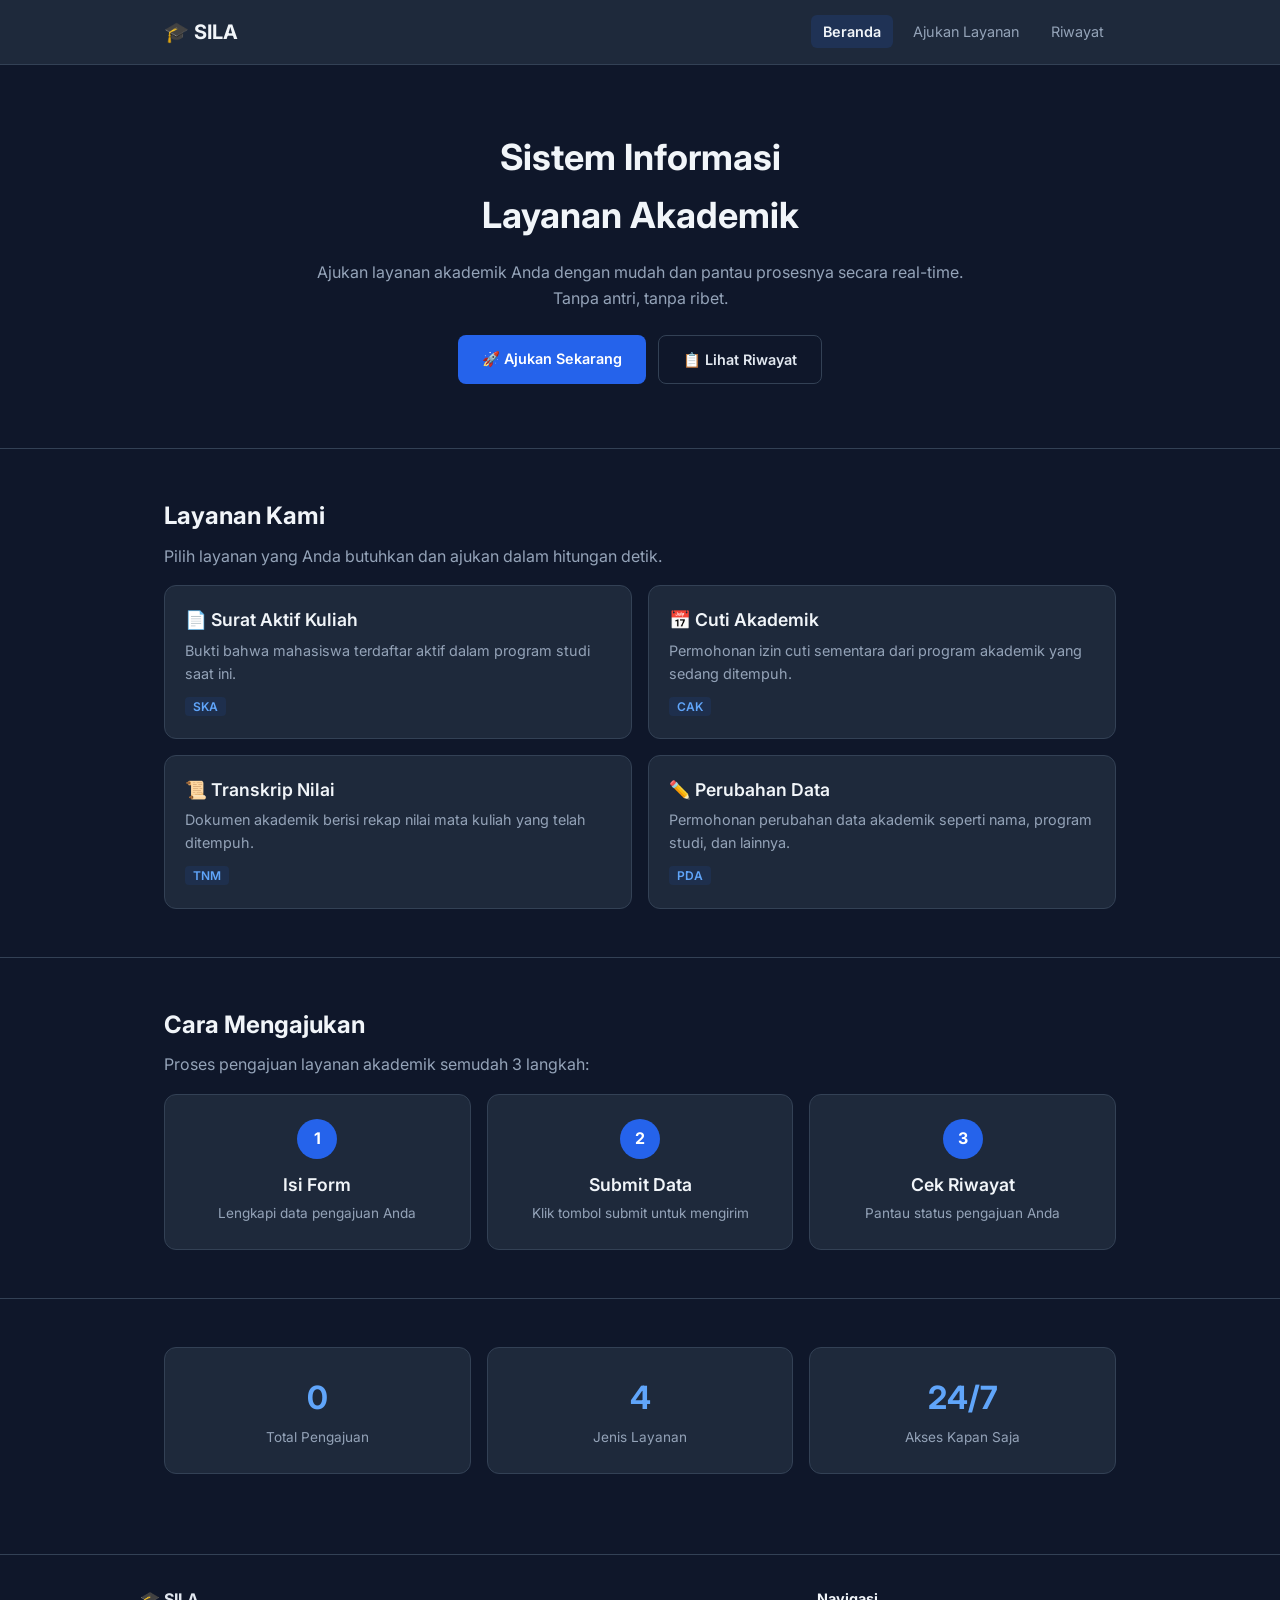
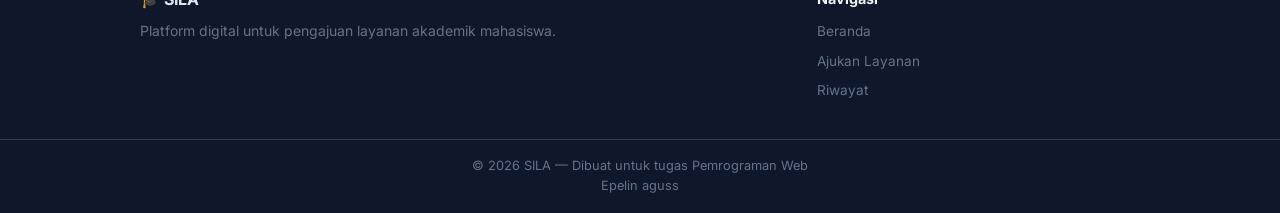
<file: index.html>
<!DOCTYPE html>
<html lang="id">

<head>
    <meta charset="UTF-8">
    <meta name="viewport" content="width=device-width, initial-scale=1.0">
    <title>SILA — Sistem Informasi Layanan Akademik</title>
    <link rel="preconnect" href="https://fonts.googleapis.com">
    <link rel="preconnect" href="https://fonts.gstatic.com" crossorigin>
    <link href="https://fonts.googleapis.com/css2?family=Inter:wght@400;600;700&display=swap" rel="stylesheet">
    <link rel="stylesheet" href="css/style.css">
</head>

<body>

    <!-- HEADER & NAVIGASI -->
    <header class="navbar">
        <div class="container navbar-inner">
            <a href="index.html" class="logo">🎓 SILA</a>
            <input type="checkbox" id="navToggle" class="nav-toggle">
            <label for="navToggle" class="hamburger">
                <span></span>
                <span></span>
                <span></span>
            </label>
            <nav>
                <ul class="nav-menu">
                    <li><a href="index.html" class="active">Beranda</a></li>
                    <li><a href="layanan.html">Ajukan Layanan</a></li>
                    <li><a href="riwayat.html">Riwayat</a></li>
                </ul>
            </nav>
        </div>
    </header>

    <main>

        <!-- Hero -->
        <section class="hero">
            <div class="container">
                <h1>Sistem Informasi<br>Layanan Akademik</h1>
                <p>Ajukan layanan akademik Anda dengan mudah dan pantau prosesnya secara real-time.<br>Tanpa antri,
                    tanpa ribet.</p>
                <div class="hero-buttons">
                    <a href="layanan.html" class="btn btn-primary">🚀 Ajukan Sekarang</a>
                    <a href="riwayat.html" class="btn btn-outline">📋 Lihat Riwayat</a>
                </div>
            </div>
        </section>

        <!-- Daftar Layanan -->
        <section class="section">
            <div class="container">
                <h2>Layanan Kami</h2>
                <p class="section-desc">Pilih layanan yang Anda butuhkan dan ajukan dalam hitungan detik.</p>
                <div class="cards-grid">
                    <article class="card">
                        <h3>📄 Surat Aktif Kuliah</h3>
                        <p>Bukti bahwa mahasiswa terdaftar aktif dalam program studi saat ini.</p>
                        <span class="card-code">SKA</span>
                    </article>
                    <article class="card">
                        <h3>📅 Cuti Akademik</h3>
                        <p>Permohonan izin cuti sementara dari program akademik yang sedang ditempuh.</p>
                        <span class="card-code">CAK</span>
                    </article>
                    <article class="card">
                        <h3>📜 Transkrip Nilai</h3>
                        <p>Dokumen akademik berisi rekap nilai mata kuliah yang telah ditempuh.</p>
                        <span class="card-code">TNM</span>
                    </article>
                    <article class="card">
                        <h3>✏️ Perubahan Data</h3>
                        <p>Permohonan perubahan data akademik seperti nama, program studi, dan lainnya.</p>
                        <span class="card-code">PDA</span>
                    </article>
                </div>
            </div>
        </section>

        <!-- Cara Mengajukan -->
        <section class="section">
            <div class="container">
                <h2>Cara Mengajukan</h2>
                <p class="section-desc">Proses pengajuan layanan akademik semudah 3 langkah:</p>
                <div class="steps-grid">
                    <div class="step">
                        <div class="step-number">1</div>
                        <h3>Isi Form</h3>
                        <p>Lengkapi data pengajuan Anda</p>
                    </div>
                    <div class="step">
                        <div class="step-number">2</div>
                        <h3>Submit Data</h3>
                        <p>Klik tombol submit untuk mengirim</p>
                    </div>
                    <div class="step">
                        <div class="step-number">3</div>
                        <h3>Cek Riwayat</h3>
                        <p>Pantau status pengajuan Anda</p>
                    </div>
                </div>
            </div>
        </section>

        <!-- Statistik -->
        <section class="section">
            <div class="container">
                <div class="stats-grid">
                    <div class="stat">
                        <div class="stat-number">0</div>
                        <div class="stat-label">Total Pengajuan</div>
                    </div>
                    <div class="stat">
                        <div class="stat-number">4</div>
                        <div class="stat-label">Jenis Layanan</div>
                    </div>
                    <div class="stat">
                        <div class="stat-number">24/7</div>
                        <div class="stat-label">Akses Kapan Saja</div>
                    </div>
                </div>
            </div>
        </section>

    </main>

    <!-- FOOTER -->
    <footer class="footer">
        <div class="container footer-inner">
            <div>
                <strong>🎓 SILA</strong>
                <p>Platform digital untuk pengajuan layanan akademik mahasiswa.</p>
            </div>
            <div class="footer-nav">
                <h4>Navigasi</h4>
                <ul>
                    <li><a href="index.html">Beranda</a></li>
                    <li><a href="layanan.html">Ajukan Layanan</a></li>
                    <li><a href="riwayat.html">Riwayat</a></li>
                </ul>
            </div>
        </div>
        <div class="footer-bottom">
            <div class="container">
                <p>&copy; 2026 SILA — Dibuat untuk tugas Pemrograman Web</p>
                <p>Epelin aguss<p>
            </div>
        </div>
        <div></div>
    </footer>
<script>
    
</script>
</body>

</html>
</file>
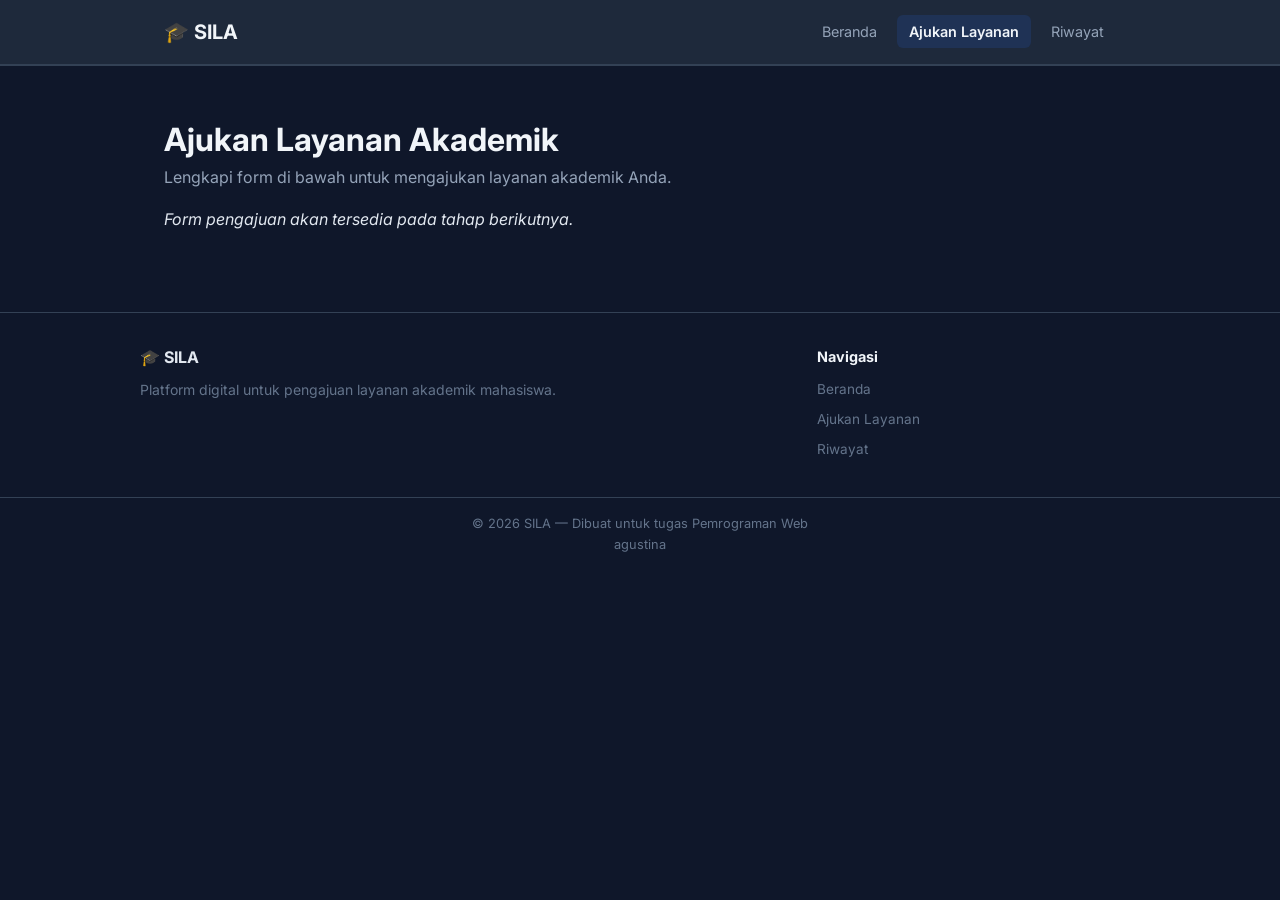
<file: layanan.html>
<!DOCTYPE html>
<html lang="id">

<head>
    <meta charset="UTF-8">
    <meta name="viewport" content="width=device-width, initial-scale=1.0">
    <title>Ajukan Layanan — SILA</title>
    <link rel="preconnect" href="https://fonts.googleapis.com">
    <link rel="preconnect" href="https://fonts.gstatic.com" crossorigin>
    <link href="https://fonts.googleapis.com/css2?family=Inter:wght@400;600;700&display=swap" rel="stylesheet">
    <link rel="stylesheet" href="css/style.css">
</head>

<body>

    <!-- HEADER & NAVIGASI -->
    <header class="navbar">
        <div class="container navbar-inner">
            <a href="index.html" class="logo">🎓 SILA</a>
            <input type="checkbox" id="navToggle" class="nav-toggle">
            <label for="navToggle" class="hamburger">
                <span></span>
                <span></span>
                <span></span>
            </label>
            <nav>
                <ul class="nav-menu">
                    <li><a href="index.html">Beranda</a></li>
                    <li><a href="layanan.html" class="active">Ajukan Layanan</a></li>
                    <li><a href="riwayat.html">Riwayat</a></li>
                </ul>
            </nav>
        </div>
    </header>

    <main>
        <section class="section">
            <div class="container">
                <h1>Ajukan Layanan Akademik</h1>
                <p class="section-desc">Lengkapi form di bawah untuk mengajukan layanan akademik Anda.</p>
                <p><em>Form pengajuan akan tersedia pada tahap berikutnya.</em></p>
            </div>
        </section>
    </main>

    <!-- FOOTER -->
    <footer class="footer">
        <div class="container footer-inner">
            <div>
                <strong>🎓 SILA</strong>
                <p>Platform digital untuk pengajuan layanan akademik mahasiswa.</p>
            </div>
            <div class="footer-nav">
                <h4>Navigasi</h4>
                <ul>
                    <li><a href="index.html">Beranda</a></li>
                    <li><a href="layanan.html">Ajukan Layanan</a></li>
                    <li><a href="riwayat.html">Riwayat</a></li>
                </ul>
            </div>
        </div>
        <div class="footer-bottom">
            <div class="container">
                <p>&copy; 2026 SILA — Dibuat untuk tugas Pemrograman Web</p>
                <p>agustina</p>
            </div>
        </div>
    </footer>
<script></script>
</body>

</html>
</file>
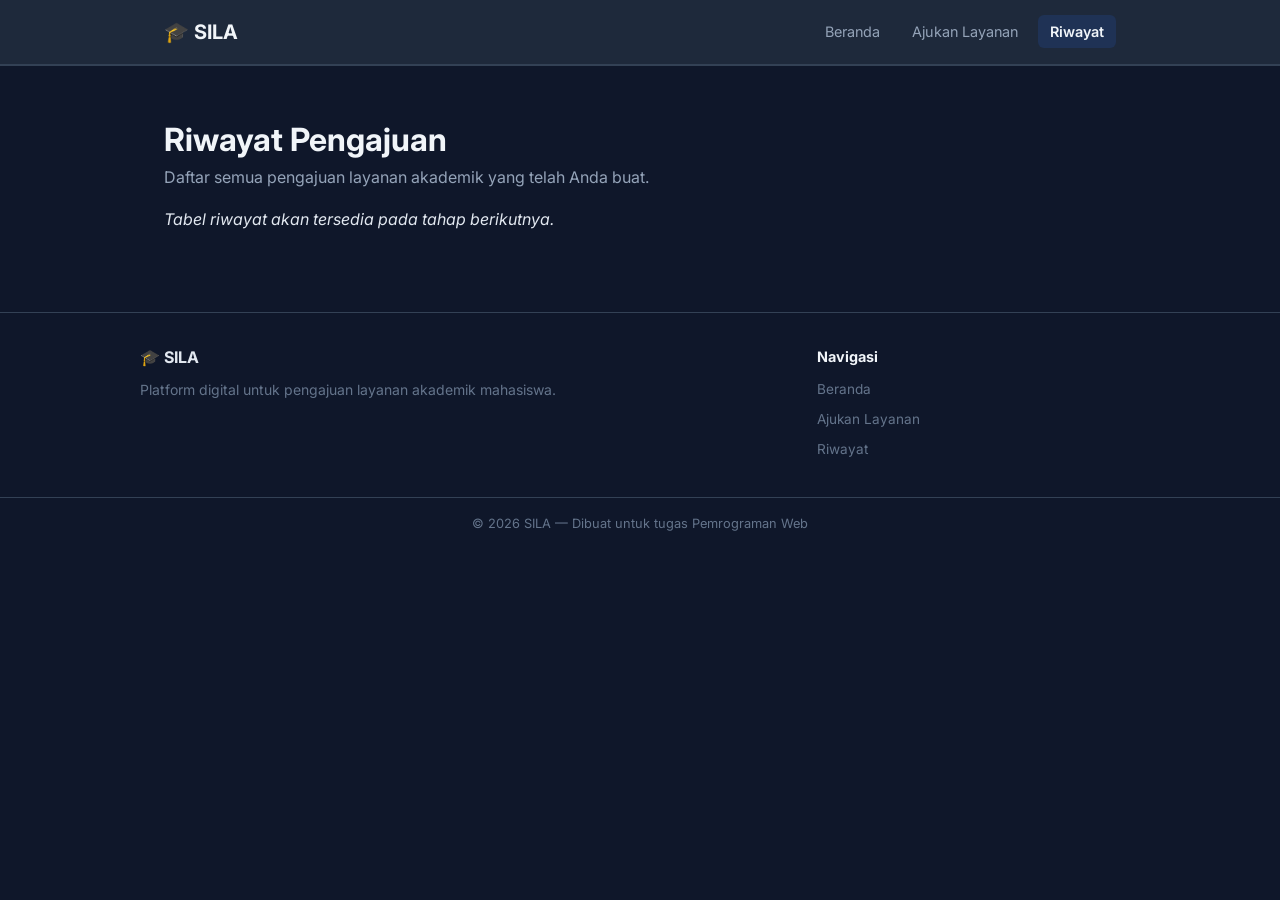
<file: riwayat.html>
<!DOCTYPE html>
<html lang="id">

<head>
    <meta charset="UTF-8">
    <meta name="viewport" content="width=device-width, initial-scale=1.0">
    <title>Riwayat Pengajuan — SILA</title>
    <link rel="preconnect" href="https://fonts.googleapis.com">
    <link rel="preconnect" href="https://fonts.gstatic.com" crossorigin>
    <link href="https://fonts.googleapis.com/css2?family=Inter:wght@400;600;700&display=swap" rel="stylesheet">
    <link rel="stylesheet" href="css/style.css">
</head>

<body>

    <!-- HEADER & NAVIGASI -->
    <header class="navbar">
        <div class="container navbar-inner">
            <a href="index.html" class="logo">🎓 SILA</a>
            <input type="checkbox" id="navToggle" class="nav-toggle">
            <label for="navToggle" class="hamburger">
                <span></span>
                <span></span>
                <span></span>
            </label>
            <nav>
                <ul class="nav-menu">
                    <li><a href="index.html">Beranda</a></li>
                    <li><a href="layanan.html">Ajukan Layanan</a></li>
                    <li><a href="riwayat.html" class="active">Riwayat</a></li>
                </ul>
            </nav>
        </div>
    </header>

    <main>
        <section class="section">
            <div class="container">
                <h1>Riwayat Pengajuan</h1>
                <p class="section-desc">Daftar semua pengajuan layanan akademik yang telah Anda buat.</p>
                <p><em>Tabel riwayat akan tersedia pada tahap berikutnya.</em></p>
            </div>
        </section>
    </main>

    <!-- FOOTER -->
    <footer class="footer">
        <div class="container footer-inner">
            <div>
                <strong>🎓 SILA</strong>
                <p>Platform digital untuk pengajuan layanan akademik mahasiswa.</p>
            </div>
            <div class="footer-nav">
                <h4>Navigasi</h4>
                <ul>
                    <li><a href="index.html">Beranda</a></li>
                    <li><a href="layanan.html">Ajukan Layanan</a></li>
                    <li><a href="riwayat.html">Riwayat</a></li>
                </ul>
            </div>
        </div>
        <div class="footer-bottom">
            <div class="container">
                <p>&copy; 2026 SILA — Dibuat untuk tugas Pemrograman Web</p>
            </div>
        </div>
    </footer>

</body>

</html>
</file>
<file: css/style.css>
/* ================================
   CSS DASAR — SILA
   ================================ */

* {
    margin: 0;
    padding: 0;
    box-sizing: border-box;
}

body {
    background-color: #0f172a;
    color: #e2e8f0;
}

h1,
h2,
h3 {
    color: #f1f5f9;
}

a {
    color: #60a5fa;
    text-decoration: none;
}

a:hover {
    color: #93c5fd;
}

hr {
    border: none;
    border-top: 1px solid #334155;
}


/* ================================
   CSS LANJUTAN — SILA
   ================================ */

body {
    font-family: 'Inter', sans-serif;
    font-size: 16px;
    line-height: 1.6;
}

h1 {
    font-size: 2rem;
    font-weight: 700;
}

h2 {
    font-size: 1.5rem;
    font-weight: 700;
    margin-bottom: 8px;
}

h3 {
    font-size: 1.1rem;
    font-weight: 600;
    margin-bottom: 4px;
}

.section-desc {
    color: #94a3b8;
    margin-bottom: 16px;
}


/* ================================
   PAGE LAYOUT — SILA
   ================================ */

.container {
    max-width: 1000px;
    margin: 0 auto;
    padding: 0 24px;
}

.navbar {
    background-color: #1e293b;
    border-bottom: 1px solid #334155;
    padding: 16px 0;
}

.navbar-inner {
    display: flex;
    justify-content: space-between;
    align-items: center;
}

.logo {
    font-size: 1.25rem;
    font-weight: 700;
    color: #f1f5f9;
}

.hero {
    padding: 64px 0;
    text-align: center;
}

.hero h1 {
    font-size: 2.25rem;
    margin-bottom: 16px;
}

.hero p {
    color: #94a3b8;
    margin-bottom: 24px;
}

.hero-buttons {
    display: flex;
    justify-content: center;
    gap: 12px;
}

.btn {
    display: inline-block;
    padding: 12px 24px;
    border-radius: 8px;
    font-size: 0.9rem;
    font-weight: 600;
    transition: background-color 0.3s, color 0.3s, transform 0.2s;
}

.btn-primary {
    background-color: #2563eb;
    color: #fff;
}

.btn-primary:hover {
    background-color: #1d4ed8;
    color: #fff;
    transform: translateY(-2px);
}

.btn-outline {
    border: 1px solid #334155;
    color: #e2e8f0;
}

.btn-outline:hover {
    background-color: #1e293b;
    color: #f1f5f9;
    transform: translateY(-2px);
}

.section {
    padding: 48px 0;
    border-top: 1px solid #334155;
}

.cards-grid {
    display: grid;
    grid-template-columns: 1fr 1fr;
    gap: 16px;
    margin-top: 16px;
}

.card {
    background-color: #1e293b;
    border: 1px solid #334155;
    border-radius: 12px;
    padding: 20px;
    transition: border-color 0.3s, transform 0.2s;
}

.card:hover {
    border-color: #475569;
    transform: translateY(-2px);
}

.card p {
    color: #94a3b8;
    font-size: 0.9rem;
    margin-bottom: 8px;
}

.card-code {
    font-size: 0.75rem;
    font-weight: 600;
    color: #60a5fa;
    background-color: rgba(37, 99, 235, 0.1);
    padding: 2px 8px;
    border-radius: 4px;
}

.steps-grid {
    display: flex;
    gap: 16px;
    margin-top: 16px;
}

.step {
    flex: 1;
    text-align: center;
    background-color: #1e293b;
    border: 1px solid #334155;
    border-radius: 12px;
    padding: 24px 16px;
    transition: border-color 0.3s;
}

.step:hover {
    border-color: #475569;
}

.step-number {
    width: 40px;
    height: 40px;
    background-color: #2563eb;
    color: #fff;
    border-radius: 50%;
    display: flex;
    align-items: center;
    justify-content: center;
    font-weight: 700;
    margin: 0 auto 12px;
}

.step p {
    color: #94a3b8;
    font-size: 0.85rem;
}

.stats-grid {
    display: flex;
    gap: 16px;
}

.stat {
    flex: 1;
    text-align: center;
    background-color: #1e293b;
    border: 1px solid #334155;
    border-radius: 12px;
    padding: 24px;
}

.stat-number {
    font-size: 2rem;
    font-weight: 700;
    color: #60a5fa;
}

.stat-label {
    color: #94a3b8;
    font-size: 0.85rem;
    margin-top: 4px;
}

.footer {
    border-top: 1px solid #334155;
    margin-top: 32px;
}

.footer-inner {
    display: grid;
    grid-template-columns: 2fr 1fr;
    gap: 32px;
    padding: 32px 0;
}

.footer-inner p {
    color: #64748b;
    font-size: 0.875rem;
    margin-top: 8px;
}

.footer-inner h4 {
    color: #f1f5f9;
    margin-bottom: 8px;
    font-size: 0.9rem;
}

.footer-bottom {
    border-top: 1px solid #334155;
    padding: 16px 0;
    text-align: center;
}

.footer-bottom p {
    font-size: 0.8rem;
    color: #64748b;
}


/* ================================
   STRUKTUR NAVIGASI & MENU — SILA
   ================================ */

.nav-menu {
    list-style: none;
    display: flex;
    gap: 8px;
}

.nav-menu li a {
    color: #94a3b8;
    font-size: 0.9rem;
    padding: 8px 12px;
    border-radius: 6px;
    transition: color 0.3s, background-color 0.3s;
}

.nav-menu li a:hover {
    color: #f1f5f9;
    background-color: rgba(255, 255, 255, 0.05);
}

.nav-menu li a.active {
    color: #f1f5f9;
    font-weight: 600;
    background-color: rgba(37, 99, 235, 0.15);
}

.footer-nav ul {
    list-style: none;
}

.footer-nav ul li {
    margin-bottom: 4px;
}

.footer-nav ul li a {
    color: #64748b;
    font-size: 0.85rem;
    transition: color 0.3s;
}

.footer-nav ul li a:hover {
    color: #93c5fd;
}




/* ================================
   MEDIA QUERY & RESPONSIF — SILA
   ================================ */

/* --------------------------------
   Animasi CSS (@keyframes)
   Mendefinisikan gerakan bernama 'fadeIn':
   - from: posisi awal (tersembunyi, geser ke bawah)
   - to: posisi akhir (terlihat, posisi normal)
   -------------------------------- */
@keyframes fadeIn {
    from {
        opacity: 0;
        /* transparan penuh */
        transform: translateY(20px);
        /* geser 20px ke bawah */
    }

    to {
        opacity: 1;
        /* terlihat penuh */
        transform: translateY(0);
        /* posisi normal */
    }
}

/* Hero section mendapat animasi fadeIn selama 0.6 detik */
.hero {
    animation: fadeIn 0.6s ease;
}



/* --------------------------------
   Hamburger Menu Animasi
   Saat checkbox dicentang, 3 garis hamburger
   berubah menjadi tanda 'X' (close):
   - Garis ke-1: putar 45° ke bawah
   - Garis ke-2: hilang (opacity 0)
   - Garis ke-3: putar -45° ke atas
   -------------------------------- */

.nav-toggle {
    display: none;
    /* checkbox tersembunyi */
}

.hamburger {
    display: none;
    flex-direction: column;
    gap: 5px;
    cursor: pointer;
    padding: 4px;
}

.hamburger span {
    display: block;
    width: 24px;
    height: 3px;
    background-color: #f1f5f9;
    border-radius: 2px;
    transition: transform 0.3s, opacity 0.3s;
    /* animasi garis */
}

/* Garis-1: miring ke kanan membentuk '/' */
.nav-toggle:checked~label .hamburger span:nth-child(1) {
    transform: translateY(8px) rotate(45deg);
}

/* Garis-2: menghilang */
.nav-toggle:checked~label .hamburger span:nth-child(2) {
    opacity: 0;
}

/* Garis-3: miring ke kiri membentuk '\' */
.nav-toggle:checked~label .hamburger span:nth-child(3) {
    transform: translateY(-8px) rotate(-45deg);
}

/* --------------------------------
   Responsive: Tablet & Mobile (<= 768px)
   Semua grid/flex berubah ke 1 kolom/baris
   agar konten tidak terlalu sempit di layar kecil.
   -------------------------------- */
   
/* Tablet & Mobile */
@media (max-width: 768px) {
    .navbar-inner {
        flex-wrap: wrap;
    }

    .hamburger {
        display: flex;
        /* tampilkan hamburger */
    }

    nav {
        width: 100%;
        order: 3;
    }

    .nav-menu {
        display: none;
        flex-direction: column;
        gap: 0;
        width: 100%;
        padding: 8px 0;
        border-top: 1px solid #334155;
        margin-top: 12px;
    }

    .nav-menu li a {
        display: block;
        padding: 10px 0;
        border-radius: 0;
    }

    .nav-toggle:checked~nav .nav-menu {
        display: flex;
    }

    /* SAMBUNG DARI SINI */
    /* ================== */

    .nav-menu {
        gap: 4px;
    }

    /* Judul hero lebih kecil di mobile */
    .hero h1 {
        font-size: 1.5rem;
    }

    /* Tombol berubah jadi vertikal (kolom) */
    .hero-buttons {
        flex-direction: column;
        align-items: center;
    }

    /* Cards: dari 2 kolom → 1 kolom */
    .cards-grid {
        grid-template-columns: 1fr;
    }

    /* Steps & stats berubah ke arah vertikal */
    .steps-grid {
        flex-direction: column;
    }

    .stats-grid {
        flex-direction: column;
    }

    /* Footer: dari 2 kolom → 1 kolom */
    .footer-inner {
        grid-template-columns: 1fr;
        gap: 24px;
    }
}

/* --------------------------------
   Responsive: Layar Sangat Kecil (<= 480px)
   Untuk smartphone kecil:
   - Judul lebih kecil lagi
   - Tombol lebar penuh (100%)
   -------------------------------- */
/* Small Mobile */
@media (max-width: 480px) {
    .hero h1 {
        font-size: 1.25rem;
    }

    /* Tombol mengisi penuh lebar layar */
    .btn {
        width: 100%;
        text-align: center;
    }
}
</file>
